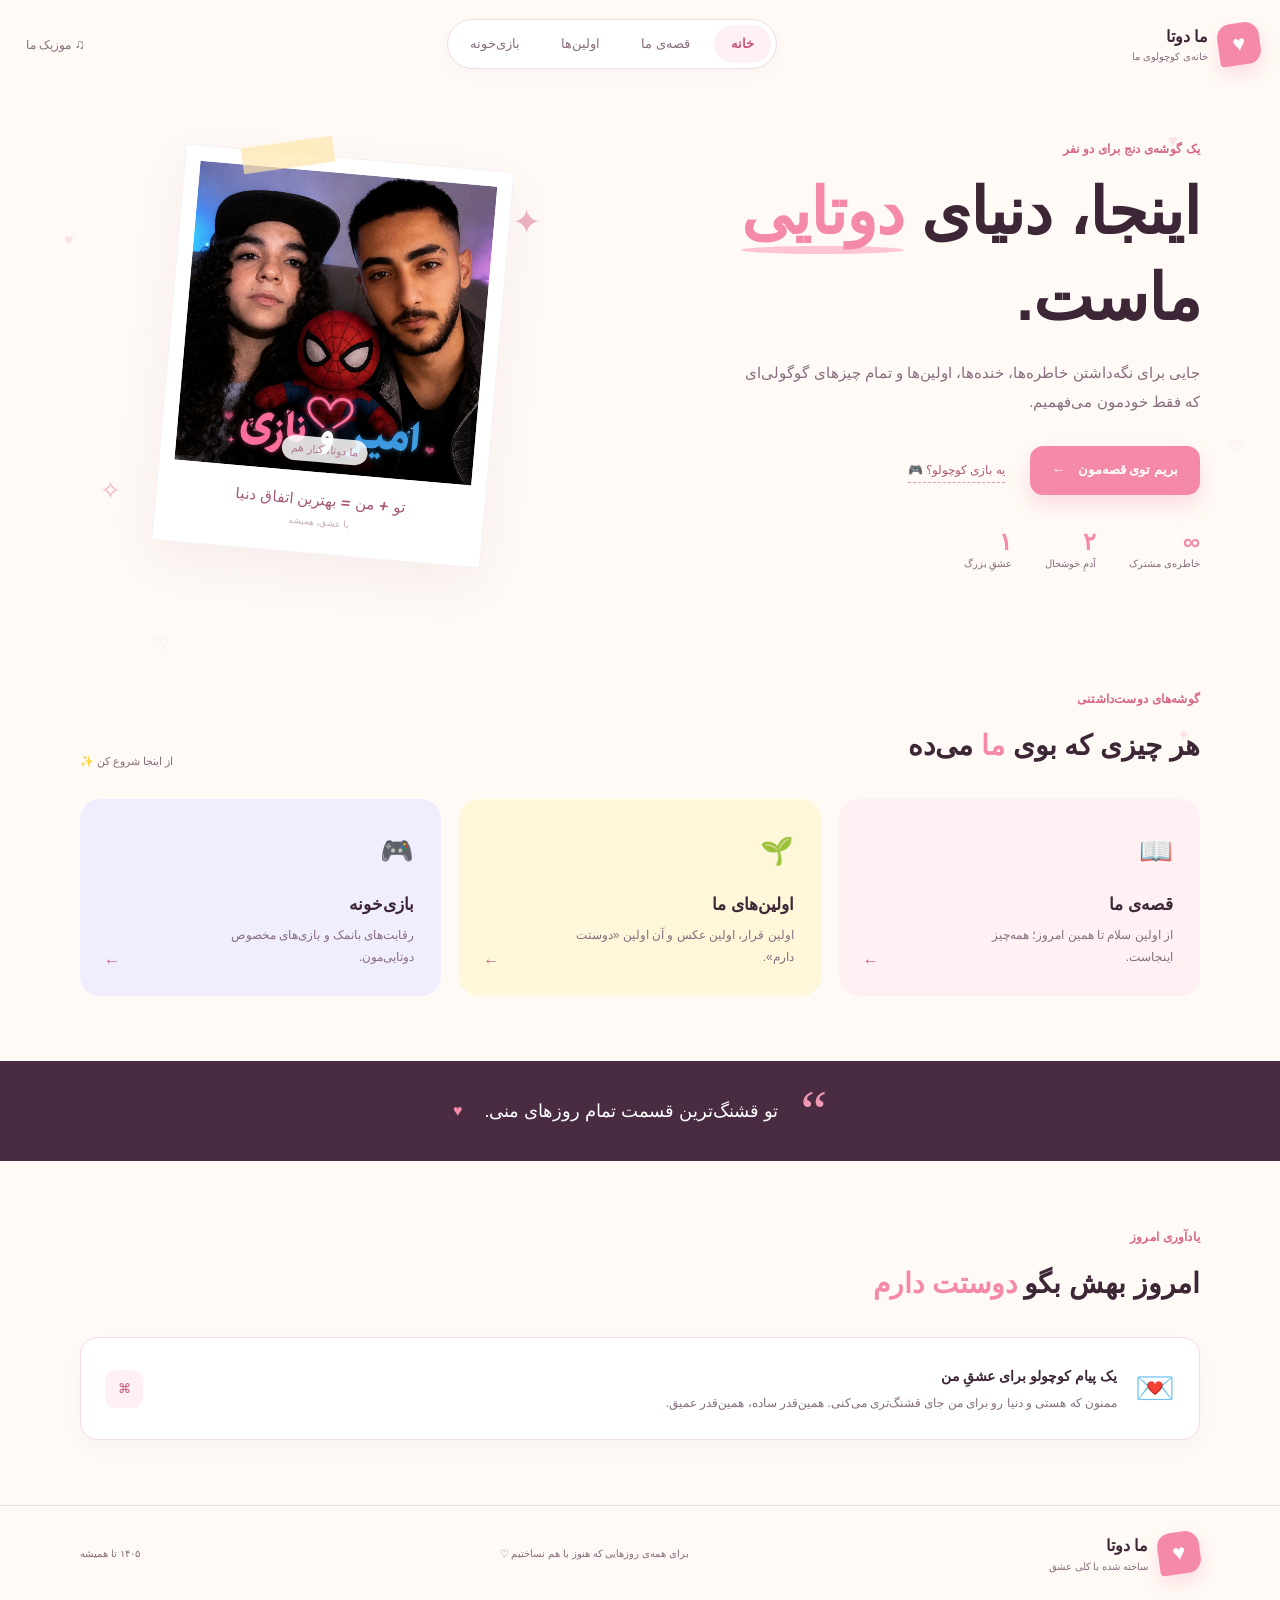
<file: index.html>
<!doctype html>
<html lang="fa" dir="rtl">
<head>
  <meta charset="UTF-8" />
  <meta name="viewport" content="width=device-width, initial-scale=1.0" />
  <title>ما دوتا | خانه‌ی کوچولوی ما</title>
  <link rel="preconnect" href="https://fonts.googleapis.com">
  <link rel="preconnect" href="https://fonts.gstatic.com" crossorigin>
  <link href="https://fonts.googleapis.com/css2?family=Estedad:wght@400;500;600;700;800&family=Pacifico&display=swap" rel="stylesheet">
  <link rel="stylesheet" href="styles.css" />
</head>
<body>
  <div class="floating-hearts" aria-hidden="true"><span>♥</span><span>♡</span><span>♥</span><span>✦</span><span>♡</span></div>
  <header class="site-header">
    <a class="brand" href="index.html"><span class="brand-heart">♥</span><span><b>ما دوتا</b><small>خانه‌ی کوچولوی ما</small></span></a>
    <nav class="nav-links" aria-label="ناوبری اصلی">
      <a class="active" href="index.html">خانه</a><a href="story.html">قصه‌ی ما</a><a href="firsts.html">اولین‌ها</a><a href="games.html">بازی‌خونه</a>
    </nav>
    <button class="music-btn" id="musicToggle" aria-label="پخش موسیقی">♫ <span>موزیک ما</span></button>
  </header>

  <main>
    <section class="hero container">
      <div class="hero-copy">
        <p class="eyebrow">یک گوشه‌ی دنج برای دو نفر</p>
        <h1>اینجا، دنیای <em>دوتایی</em> ماست.</h1>
        <p class="hero-text">جایی برای نگه‌داشتن خاطره‌ها، خنده‌ها، اولین‌ها و تمام چیزهای گوگولی‌ای که فقط خودمون می‌فهمیم.</p>
        <div class="hero-actions"><a class="btn primary" href="story.html">بریم توی قصه‌مون <span>←</span></a><a class="text-link" href="games.html">یه بازی کوچولو؟ 🎮</a></div>
        <div class="mini-stats"><div><strong>∞</strong><span>خاطره‌ی مشترک</span></div><div><strong>۲</strong><span>آدمِ خوشحال</span></div><div><strong>۱</strong><span>عشقِ بزرگ</span></div></div>
      </div>
      <div class="polaroid-wrap"><div class="sparkle s1">✦</div><div class="sparkle s2">✧</div><div class="polaroid"><div class="photo-placeholder hero-photo"><img src="images/cover.png" alt="عکس دونفره‌ی ما"><span>ما دوتا، کنار هم</span></div><p>تو + من = بهترین اتفاق دنیا</p><small>با عشق، همیشه</small></div><div class="tape"></div></div>
    </section>

    <section class="section container"><div class="section-heading"><div><p class="eyebrow">گوشه‌های دوست‌داشتنی</p><h2>هر چیزی که بوی <em>ما</em> می‌ده</h2></div><span class="heading-note">از اینجا شروع کن ✨</span></div>
      <div class="feature-grid"><a class="feature-card pink" href="story.html"><span class="card-icon">📖</span><h3>قصه‌ی ما</h3><p>از اولین سلام تا همین امروز؛ همه‌چیز اینجاست.</p><span class="arrow">←</span></a><a class="feature-card yellow" href="firsts.html"><span class="card-icon">🌱</span><h3>اولین‌های ما</h3><p>اولین قرار، اولین عکس و آن اولین «دوستت دارم».</p><span class="arrow">←</span></a><a class="feature-card lavender" href="games.html"><span class="card-icon">🎮</span><h3>بازی‌خونه</h3><p>رقابت‌های بانمک و بازی‌های مخصوص دوتایی‌مون.</p><span class="arrow">←</span></a></div>
    </section>

    <section class="quote-band"><div class="container quote-content"><span class="quote-mark">“</span><p>تو قشنگ‌ترین قسمت تمام روزهای منی.</p><span class="quote-heart">♥</span></div></section>
    <section class="section container today"><div class="section-heading"><div><p class="eyebrow">یادآوری امروز</p><h2>امروز بهش بگو <em>دوستت دارم</em></h2></div></div><div class="note-card"><span>💌</span><div><h3>یک پیام کوچولو برای عشقِ من</h3><p>ممنون که هستی و دنیا رو برای من جای قشنگ‌تری می‌کنی. همین‌قدر ساده، همین‌قدر عمیق.</p></div><button class="icon-btn" onclick="copyNote()" title="کپی پیام">⌘</button></div></section>
  </main>
  <footer><div class="container footer-inner"><div class="brand footer-brand"><span class="brand-heart">♥</span><span><b>ما دوتا</b><small>ساخته شده با کلی عشق</small></span></div><p>برای همه‌ی روزهایی که هنوز با هم نساختیم ♡</p><span class="footer-date">۱۴۰۵ تا همیشه</span></div></footer>
  <script src="script.js"></script>
</body>
</html>
</file>
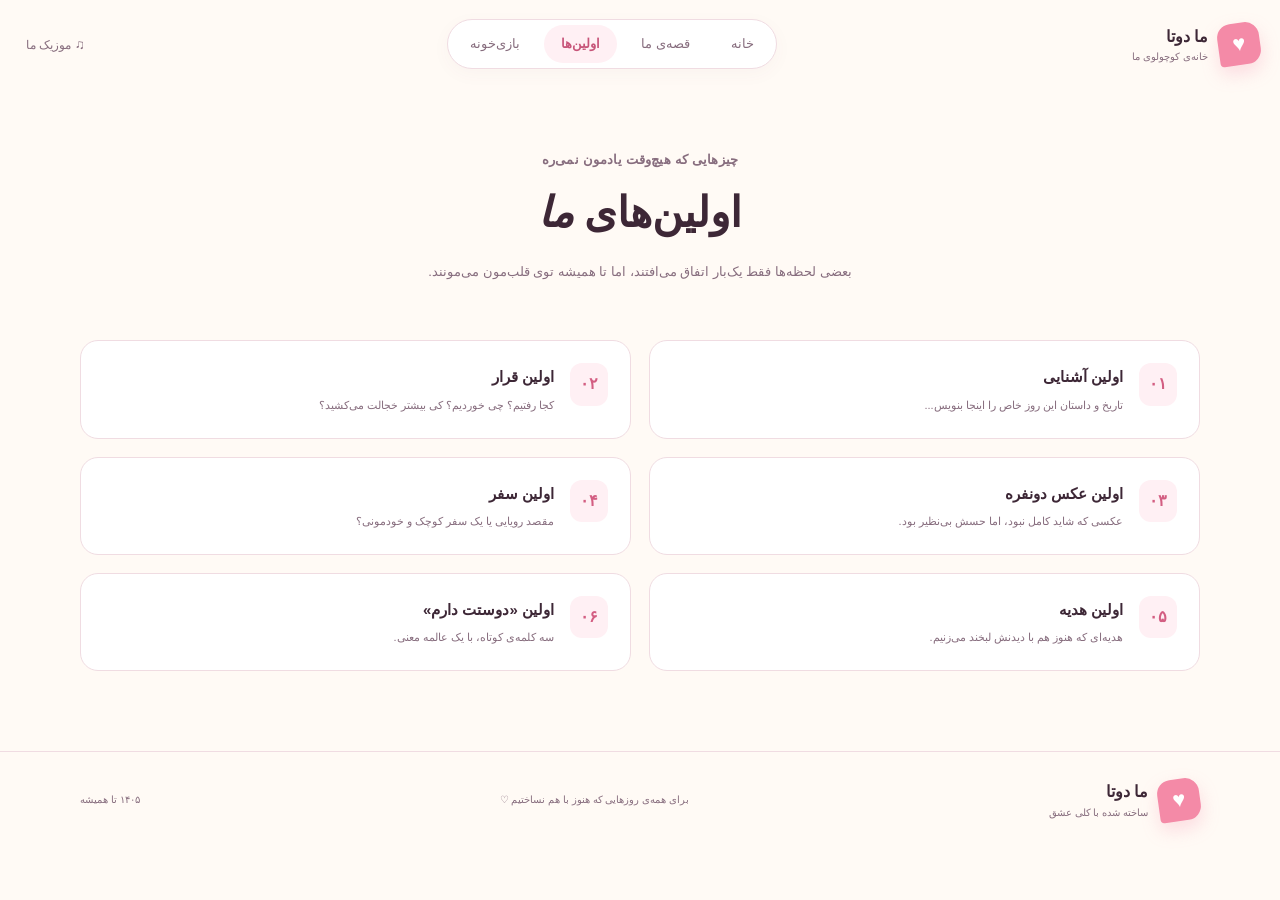
<file: firsts.html>
<!doctype html><html lang="fa" dir="rtl"><head><meta charset="UTF-8"><meta name="viewport" content="width=device-width,initial-scale=1"><title>اولین‌های ما | ما دوتا</title><link rel="stylesheet" href="styles.css"></head><body><header class="site-header"><a class="brand" href="index.html"><span class="brand-heart">♥</span><span><b>ما دوتا</b><small>خانه‌ی کوچولوی ما</small></span></a><nav class="nav-links"><a href="index.html">خانه</a><a href="story.html">قصه‌ی ما</a><a class="active" href="firsts.html">اولین‌ها</a><a href="games.html">بازی‌خونه</a></nav><button class="music-btn" id="musicToggle">♫ <span>موزیک ما</span></button></header><main><section class="page-hero container"><p class="eyebrow">چیزهایی که هیچ‌وقت یادمون نمی‌ره</p><h1>اولین‌های <em>ما</em></h1><p>بعضی لحظه‌ها فقط یک‌بار اتفاق می‌افتند، اما تا همیشه توی قلب‌مون می‌مونند.</p></section><section class="firsts-grid container"><article class="first-card"><span class="num">۰۱</span><div><h3>اولین آشنایی</h3><p>تاریخ و داستان این روز خاص را اینجا بنویس...</p></div></article><article class="first-card"><span class="num">۰۲</span><div><h3>اولین قرار</h3><p>کجا رفتیم؟ چی خوردیم؟ کی بیشتر خجالت می‌کشید؟</p></div></article><article class="first-card"><span class="num">۰۳</span><div><h3>اولین عکس دونفره</h3><p>عکسی که شاید کامل نبود، اما حسش بی‌نظیر بود.</p></div></article><article class="first-card"><span class="num">۰۴</span><div><h3>اولین سفر</h3><p>مقصد رویایی یا یک سفر کوچک و خودمونی؟</p></div></article><article class="first-card"><span class="num">۰۵</span><div><h3>اولین هدیه</h3><p>هدیه‌ای که هنوز هم با دیدنش لبخند می‌زنیم.</p></div></article><article class="first-card"><span class="num">۰۶</span><div><h3>اولین «دوستت دارم»</h3><p>سه کلمه‌ی کوتاه، با یک عالمه معنی.</p></div></article></section></main><footer><div class="container footer-inner"><div class="brand footer-brand"><span class="brand-heart">♥</span><span><b>ما دوتا</b><small>ساخته شده با کلی عشق</small></span></div><p>برای همه‌ی روزهایی که هنوز با هم نساختیم ♡</p><span class="footer-date">۱۴۰۵ تا همیشه</span></div></footer><script src="script.js"></script></body></html>
</file>
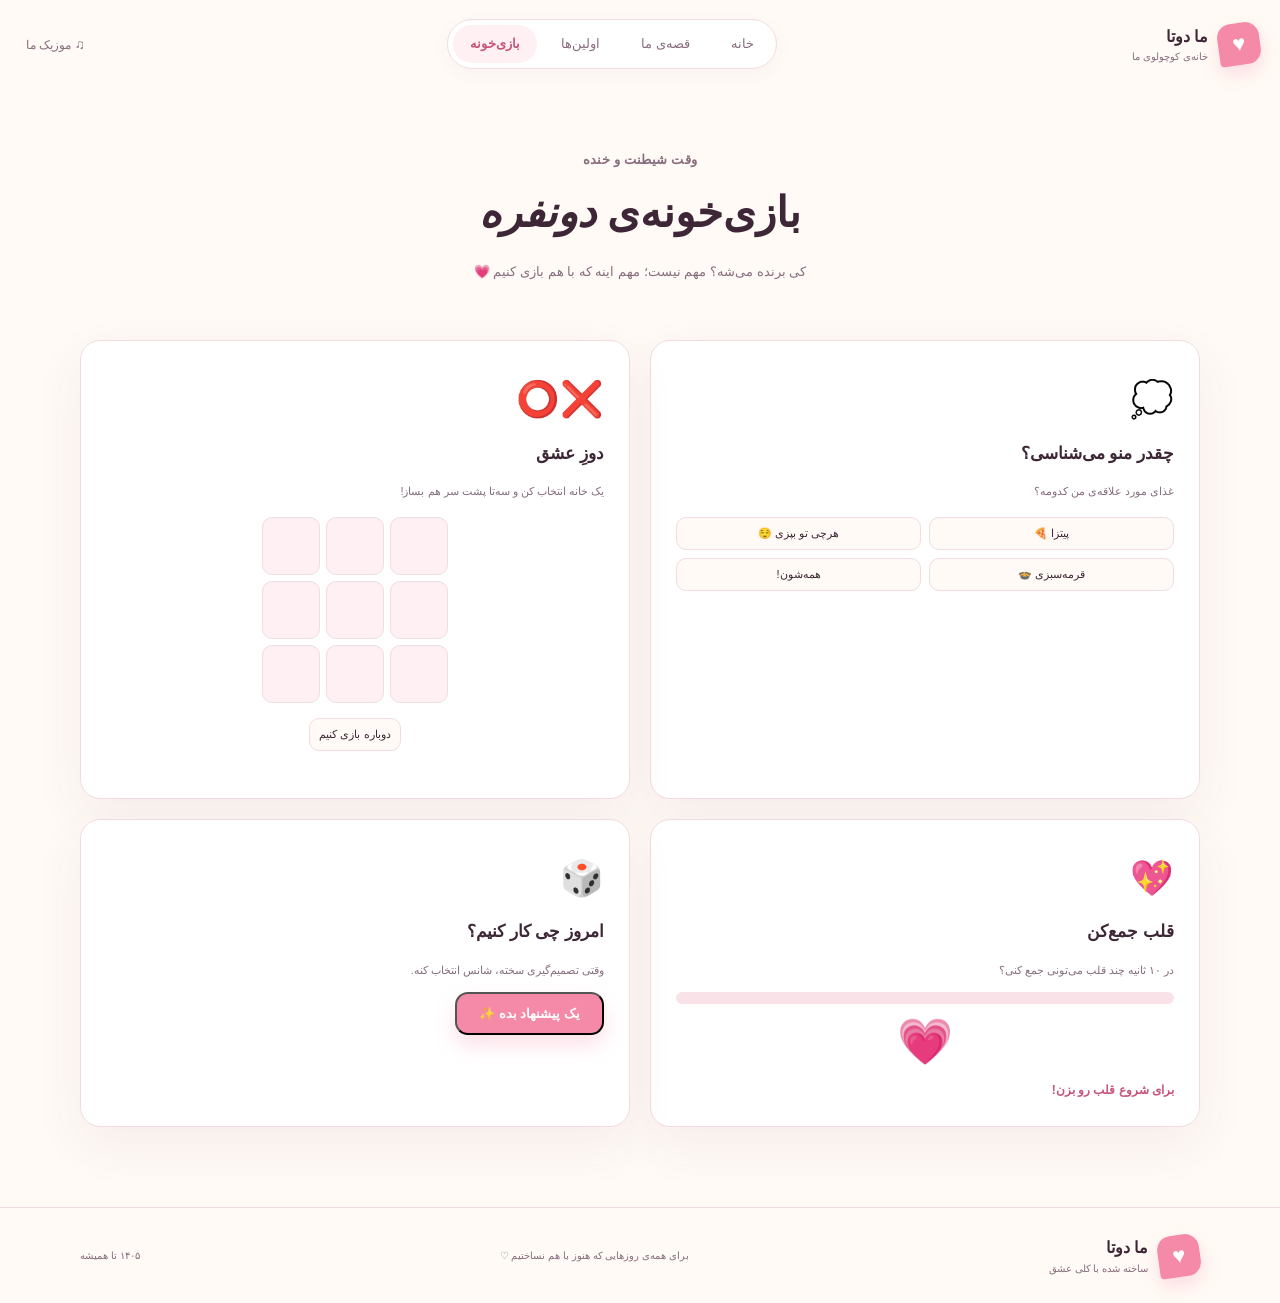
<file: games.html>
<!doctype html><html lang="fa" dir="rtl"><head><meta charset="UTF-8"><meta name="viewport" content="width=device-width,initial-scale=1"><title>بازی‌خونه | ما دوتا</title><link rel="stylesheet" href="styles.css"></head><body><header class="site-header"><a class="brand" href="index.html"><span class="brand-heart">♥</span><span><b>ما دوتا</b><small>خانه‌ی کوچولوی ما</small></span></a><nav class="nav-links"><a href="index.html">خانه</a><a href="story.html">قصه‌ی ما</a><a href="firsts.html">اولین‌ها</a><a class="active" href="games.html">بازی‌خونه</a></nav><button class="music-btn" id="musicToggle">♫ <span>موزیک ما</span></button></header><main><section class="page-hero container"><p class="eyebrow">وقت شیطنت و خنده</p><h1>بازی‌خونه‌ی <em>دونفره</em></h1><p>کی برنده می‌شه؟ مهم نیست؛ مهم اینه که با هم بازی کنیم 💗</p></section><section class="games-grid container"><article class="game-card"><span class="game-icon">💭</span><h3>چقدر منو می‌شناسی؟</h3><p id="question">غذای مورد علاقه‌ی من کدومه؟</p><div class="quiz-options"><button onclick="quiz(this,false)">پیتزا 🍕</button><button onclick="quiz(this,true)">هرچی تو بپزی 😌</button><button onclick="quiz(this,false)">قرمه‌سبزی 🍲</button><button onclick="quiz(this,false)">همه‌شون!</button></div><div class="game-result" id="quizResult"></div></article><article class="game-card"><span class="game-icon">❌⭕</span><h3>دوزِ عشق</h3><p>یک خانه انتخاب کن و سه‌تا پشت سر هم بساز!</p><div class="board" id="board"></div><button class="reset-btn" onclick="resetBoard()">دوباره بازی کنیم</button><div class="game-result" id="boardResult"></div></article><article class="game-card"><span class="game-icon">💖</span><h3>قلب جمع‌کن</h3><p>در ۱۰ ثانیه چند قلب می‌تونی جمع کنی؟</p><div class="heart-meter"><div id="meter"></div></div><button class="click-heart" id="heartButton">💗</button><div class="game-result" id="heartResult">برای شروع قلب رو بزن!</div></article><article class="game-card"><span class="game-icon">🎲</span><h3>امروز چی کار کنیم؟</h3><p>وقتی تصمیم‌گیری سخته، شانس انتخاب کنه.</p><button class="btn primary" onclick="randomDate()">یک پیشنهاد بده ✨</button><p class="game-result" id="dateResult"></p></article></section></main><footer><div class="container footer-inner"><div class="brand footer-brand"><span class="brand-heart">♥</span><span><b>ما دوتا</b><small>ساخته شده با کلی عشق</small></span></div><p>برای همه‌ی روزهایی که هنوز با هم نساختیم ♡</p><span class="footer-date">۱۴۰۵ تا همیشه</span></div></footer><script src="script.js"></script></body></html>
</file>
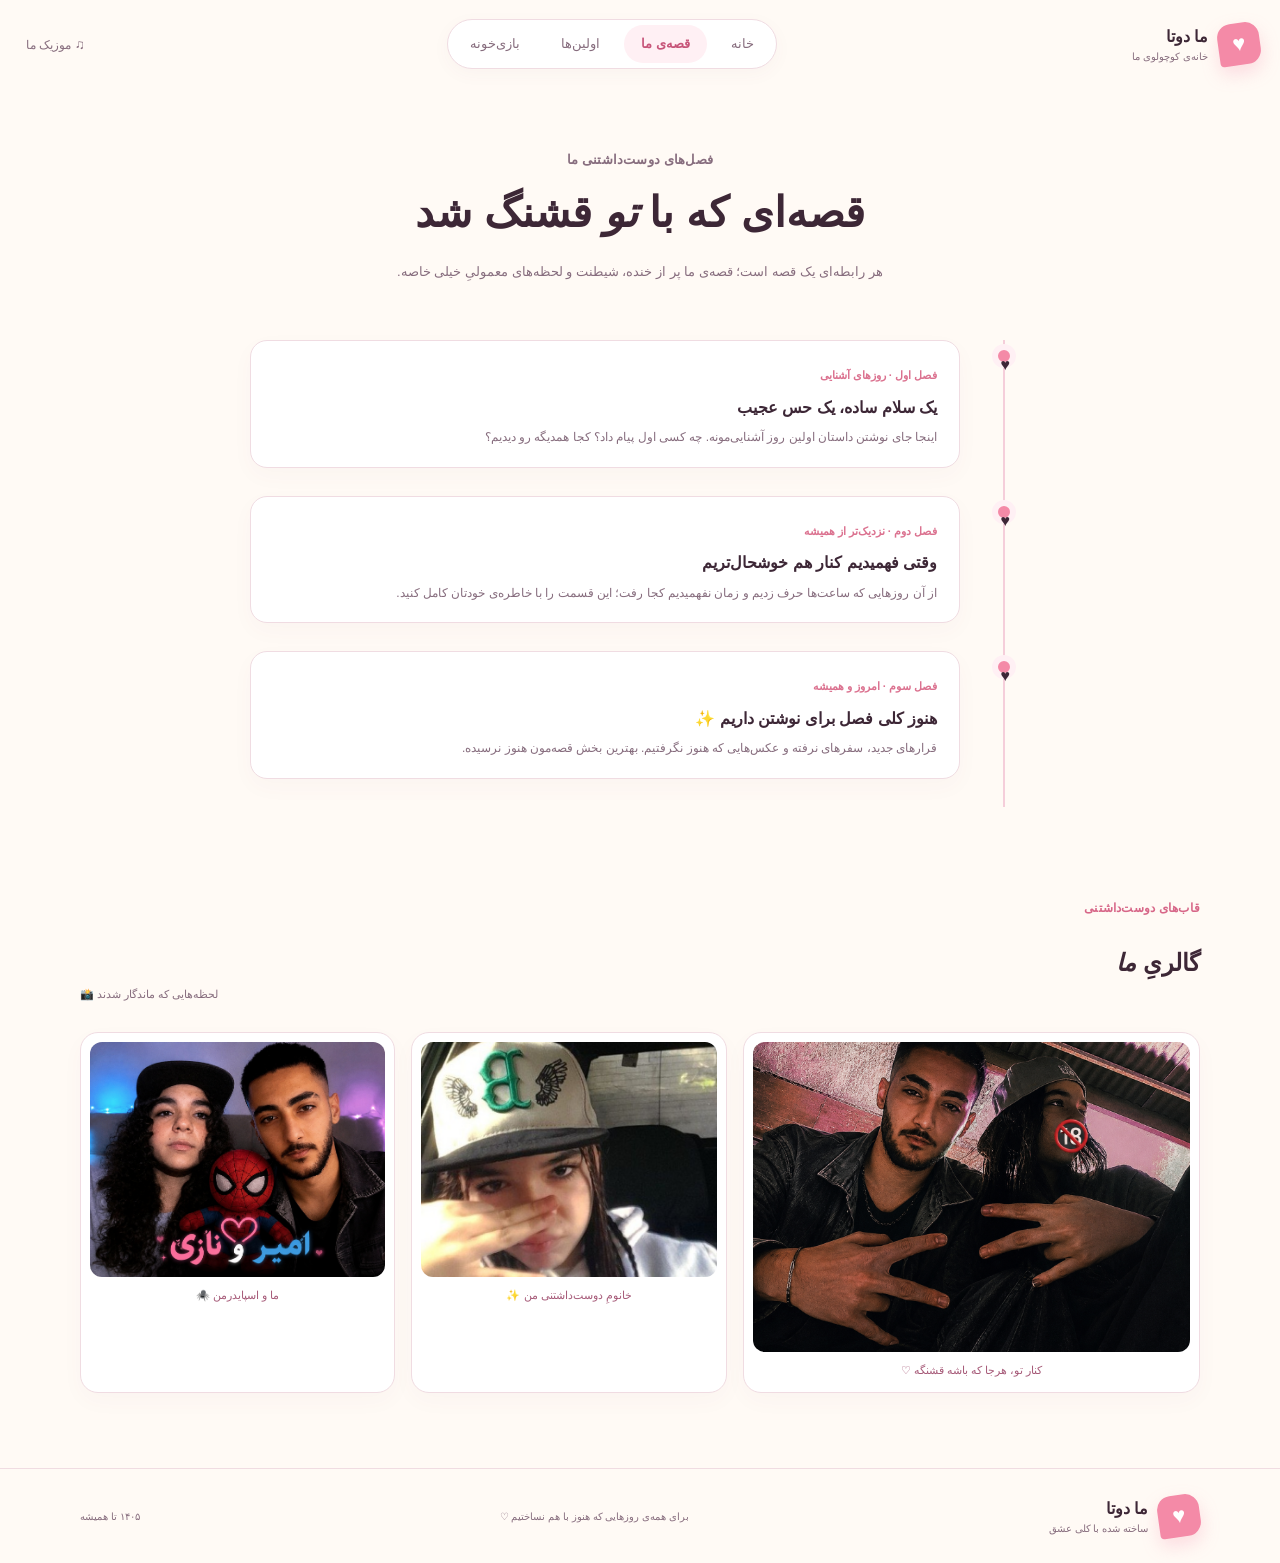
<file: story.html>
<!doctype html><html lang="fa" dir="rtl"><head><meta charset="UTF-8"><meta name="viewport" content="width=device-width,initial-scale=1"><title>قصه‌ی ما | ما دوتا</title><link rel="stylesheet" href="styles.css"></head><body><header class="site-header"><a class="brand" href="index.html"><span class="brand-heart">♥</span><span><b>ما دوتا</b><small>خانه‌ی کوچولوی ما</small></span></a><nav class="nav-links"><a href="index.html">خانه</a><a class="active" href="story.html">قصه‌ی ما</a><a href="firsts.html">اولین‌ها</a><a href="games.html">بازی‌خونه</a></nav><button class="music-btn" id="musicToggle">♫ <span>موزیک ما</span></button></header><main><section class="page-hero container"><p class="eyebrow">فصل‌های دوست‌داشتنی ما</p><h1>قصه‌ای که با <em>تو</em> قشنگ شد</h1><p>هر رابطه‌ای یک قصه است؛ قصه‌ی ما پر از خنده، شیطنت و لحظه‌های معمولیِ خیلی خاصه.</p></section><section class="timeline"><article class="timeline-item"><span class="timeline-dot">♥</span><div class="timeline-card"><time>فصل اول · روزهای آشنایی</time><h3>یک سلام ساده، یک حس عجیب</h3><p>اینجا جای نوشتن داستان اولین روز آشنایی‌مونه. چه کسی اول پیام داد؟ کجا همدیگه رو دیدیم؟</p></div></article><article class="timeline-item"><span class="timeline-dot">♥</span><div class="timeline-card"><time>فصل دوم · نزدیک‌تر از همیشه</time><h3>وقتی فهمیدیم کنار هم خوشحال‌تریم</h3><p>از آن روزهایی که ساعت‌ها حرف زدیم و زمان نفهمیدیم کجا رفت؛ این قسمت را با خاطره‌ی خودتان کامل کنید.</p></div></article><article class="timeline-item"><span class="timeline-dot">♥</span><div class="timeline-card"><time>فصل سوم · امروز و همیشه</time><h3>هنوز کلی فصل برای نوشتن داریم ✨</h3><p>قرارهای جدید، سفرهای نرفته و عکس‌هایی که هنوز نگرفتیم. بهترین بخش قصه‌مون هنوز نرسیده.</p></div></article></section><section class="gallery-section container"><div class="section-heading"><div><p class="eyebrow">قاب‌های دوست‌داشتنی</p><h2>گالریِ <em>ما</em></h2></div><span class="heading-note">لحظه‌هایی که ماندگار شدند 📸</span></div><div class="photo-grid"><figure class="gallery-main"><img src="images/together.jpg" alt="عکس دونفره در کنار هم"><figcaption>کنار تو، هرجا که باشه قشنگه ♡</figcaption></figure><figure><img src="images/her.jpg" alt="عکس دوست‌دخترم"><figcaption>خانومِ دوست‌داشتنی من ✨</figcaption></figure><figure><img src="images/cover.png" alt="عکس دونفره با اسپایدرمن"><figcaption>ما و اسپایدرمن 🕷️</figcaption></figure></div></section></main><footer><div class="container footer-inner"><div class="brand footer-brand"><span class="brand-heart">♥</span><span><b>ما دوتا</b><small>ساخته شده با کلی عشق</small></span></div><p>برای همه‌ی روزهایی که هنوز با هم نساختیم ♡</p><span class="footer-date">۱۴۰۵ تا همیشه</span></div></footer><script src="script.js"></script></body></html>
</file>
<file: styles.css>
@import url('https://fonts.googleapis.com/css2?family=Estedad:wght@400;500;600;700;800&family=Pacifico&display=swap');
:root{--ink:#3d2736;--muted:#876d7e;--pink:#f48aa7;--pink-soft:#fff0f4;--cream:#fffaf5;--line:#f0dce2;--lav:#f0edff;--yellow:#fff7d9;--shadow:0 18px 50px #7b456f12}*{box-sizing:border-box}html{scroll-behavior:smooth}body{margin:0;background:var(--cream);color:var(--ink);font-family:Estedad,Tahoma,sans-serif;line-height:1.9}a{text-decoration:none;color:inherit}.container{width:min(1120px,calc(100% - 40px));margin:auto}.site-header{height:88px;display:flex;align-items:center;justify-content:space-between;width:min(1240px,calc(100% - 40px));margin:auto;position:relative;z-index:2}.brand{display:flex;align-items:center;gap:10px}.brand-heart{display:grid;place-items:center;width:42px;height:42px;background:var(--pink);color:#fff;border-radius:14px 14px 14px 4px;font-size:22px;transform:rotate(-8deg);box-shadow:0 8px 18px #f48aa744}.brand b{display:block;font-size:16px}.brand small{display:block;color:var(--muted);font-size:10px;margin-top:-5px}.nav-links{display:flex;gap:7px;background:#fff;border:1px solid var(--line);padding:5px;border-radius:50px;box-shadow:0 5px 18px #7b456f0a}.nav-links a{padding:7px 17px;border-radius:30px;color:var(--muted);font-size:13px}.nav-links a:hover,.nav-links a.active{background:var(--pink-soft);color:#c75579;font-weight:700}.music-btn{border:0;background:transparent;color:var(--muted);font-family:inherit;cursor:pointer}.music-btn span{font-size:12px}.hero{min-height:535px;display:grid;grid-template-columns:1fr .9fr;align-items:center;gap:50px}.eyebrow{color:#d76688;font-size:12px;font-weight:700;letter-spacing:.2px;margin:0 0 8px}.hero h1{font-size:clamp(36px,5vw,66px);line-height:1.35;letter-spacing:-1px;margin:0 0 18px}.hero h1 em,.section h2 em{color:var(--pink);font-style:normal;position:relative}.hero h1 em:after{content:'';position:absolute;right:0;bottom:-6px;width:100%;height:8px;background:#ffc4d2;z-index:-1;border-radius:50%}.hero-text{max-width:470px;color:var(--muted);font-size:15px}.hero-actions{display:flex;align-items:center;gap:25px;margin:30px 0}.btn{display:inline-flex;align-items:center;gap:13px;padding:12px 22px;border-radius:13px;font-weight:700;font-size:13px}.btn.primary{background:var(--pink);color:white;box-shadow:0 10px 20px #f48aa744}.btn.primary:hover{transform:translateY(-2px)}.text-link{font-size:12px;color:#b05a79;border-bottom:1px dashed #db9aad}.mini-stats{display:flex;gap:33px;margin-top:35px}.mini-stats div{display:flex;flex-direction:column}.mini-stats strong{font-size:24px;color:var(--pink);line-height:1}.mini-stats span{color:var(--muted);font-size:10px}.polaroid-wrap{position:relative;display:flex;justify-content:center}.polaroid{background:white;padding:15px 15px 22px;width:min(330px,80%);transform:rotate(5deg);box-shadow:var(--shadow);border:1px solid #f7edf0}.photo-placeholder{height:300px;background:linear-gradient(145deg,#ffd7df,#f1dfff);display:flex;flex-direction:column;align-items:center;justify-content:center;color:#ae7892;text-align:center;overflow:hidden;position:relative}.photo-placeholder img{width:100%;height:100%;object-fit:cover}.photo-placeholder span{font-size:11px;background:#ffffffd9;padding:2px 9px;border-radius:20px;position:absolute;bottom:10px}.couple-emoji{font-size:75px;letter-spacing:-13px;margin-bottom:16px}.gallery-section{padding:20px 0 75px}.photo-grid{display:grid;grid-template-columns:1.45fr 1fr 1fr;gap:16px}.photo-grid figure{margin:0;background:#fff;border:1px solid var(--line);border-radius:18px;padding:9px;box-shadow:0 8px 22px #7b456f08}.photo-grid img{width:100%;height:235px;display:block;object-fit:cover;border-radius:12px}.photo-grid .gallery-main img{height:310px}.photo-grid figcaption{font-size:11px;color:#a65a78;text-align:center;padding:8px 3px 2px}.polaroid p{font-family:Pacifico,cursive;text-align:center;color:#a65777;margin:13px 0 0;font-size:15px}.polaroid small{display:block;text-align:center;color:#c6adb7;font-size:9px}.tape{position:absolute;background:#ffe6a9aa;width:92px;height:26px;top:-15px;left:32%;transform:rotate(-8deg)}.sparkle{position:absolute;color:#efb2c4;font-size:35px}.s1{right:9%;top:8%}.s2{left:4%;bottom:10%;font-size:25px}.section{padding:65px 0}.section-heading{display:flex;justify-content:space-between;align-items:end;margin-bottom:27px}.section h2{font-size:28px;margin:0}.heading-note{font-size:11px;color:var(--muted)}.feature-grid{display:grid;grid-template-columns:repeat(3,1fr);gap:18px}.feature-card{border-radius:20px;padding:27px;min-height:190px;position:relative;transition:.25s}.feature-card:hover{transform:translateY(-5px);box-shadow:var(--shadow)}.pink{background:var(--pink-soft)}.yellow{background:var(--yellow)}.lavender{background:var(--lav)}.card-icon{font-size:27px}.feature-card h3{margin:12px 0 2px;font-size:17px}.feature-card p{color:var(--muted);font-size:12px;max-width:230px;margin:0}.arrow{position:absolute;left:24px;bottom:20px;color:#c75d80}.quote-band{background:#4a2c42;color:white;padding:33px 0}.quote-content{display:flex;align-items:center;justify-content:center;gap:22px}.quote-content p{font-size:18px;margin:0}.quote-mark{font-family:Georgia;font-size:60px;color:#ee99b1;line-height:.5}.quote-heart{color:#f48aa7}.note-card{background:white;border:1px solid var(--line);border-radius:18px;padding:20px 24px;display:flex;gap:18px;align-items:center;box-shadow:0 8px 25px #7b456f09}.note-card>span{font-size:32px}.note-card h3{margin:0 0 3px;font-size:14px}.note-card p{margin:0;color:var(--muted);font-size:12px}.icon-btn{margin-right:auto;background:var(--pink-soft);color:#c75579;border:0;border-radius:10px;width:38px;height:38px;cursor:pointer;font-family:inherit}footer{border-top:1px solid var(--line);padding:25px 0}.footer-inner{display:flex;justify-content:space-between;align-items:center}.footer-inner p,.footer-date{font-size:10px;color:var(--muted)}.floating-hearts span{position:fixed;color:#f7c2d1;opacity:.45;animation:float 8s infinite;z-index:0}.floating-hearts span:nth-child(1){top:25%;left:5%}.floating-hearts span:nth-child(2){top:70%;left:12%;animation-delay:2s}.floating-hearts span:nth-child(3){top:14%;right:8%;animation-delay:1s}.floating-hearts span:nth-child(4){top:80%;right:7%;animation-delay:3s}.floating-hearts span:nth-child(5){top:48%;right:3%;animation-delay:4s}@keyframes float{50%{transform:translateY(-20px) rotate(12deg)}}
/* inner pages */.page-hero{padding:60px 0 30px;text-align:center}.page-hero h1{font-size:42px;margin:0 0 8px}.page-hero p{color:var(--muted);font-size:13px;margin:0}.timeline{max-width:780px;margin:25px auto 70px;position:relative}.timeline:before{content:'';position:absolute;right:25px;top:0;bottom:0;width:2px;background:#f5ceda}.timeline-item{position:relative;padding:0 70px 28px 0}.timeline-dot{position:absolute;right:14px;top:4px;width:24px;height:24px;border-radius:50%;background:var(--pink);border:6px solid var(--pink-soft)}.timeline-card{background:white;border:1px solid var(--line);border-radius:17px;padding:18px 22px;box-shadow:0 8px 22px #7b456f08}.timeline-card time{font-size:11px;color:#db718f;font-weight:700}.timeline-card h3{font-size:16px;margin:3px 0}.timeline-card p{font-size:12px;color:var(--muted);margin:0}.firsts-grid{display:grid;grid-template-columns:repeat(2,1fr);gap:18px;margin:25px auto 80px}.first-card{background:#fff;border:1px solid var(--line);padding:22px;border-radius:18px;display:flex;gap:16px;align-items:flex-start}.first-card .num{background:var(--pink-soft);color:#d35e82;border-radius:12px;padding:6px 10px;font-weight:800}.first-card h3{font-size:15px;margin:0}.first-card p{font-size:11px;color:var(--muted);margin:3px 0 0}.games-grid{display:grid;grid-template-columns:repeat(2,1fr);gap:20px;margin:25px auto 80px}.game-card{background:#fff;border:1px solid var(--line);border-radius:20px;padding:25px;box-shadow:var(--shadow)}.game-card h3{margin:5px 0;font-size:17px}.game-card>p{font-size:11px;color:var(--muted)}.game-icon{font-size:35px}.quiz-options{display:grid;grid-template-columns:1fr 1fr;gap:8px;margin-top:15px}.quiz-options button,.reset-btn{border:1px solid var(--line);background:var(--cream);padding:9px;border-radius:10px;font-family:inherit;font-size:11px;cursor:pointer;color:var(--ink)}.quiz-options button:hover{background:var(--pink-soft)}.game-result{color:#c75579;font-size:12px;font-weight:700;min-height:22px}.board{display:grid;grid-template-columns:repeat(3,58px);gap:6px;margin:15px auto;width:max-content}.cell{height:58px;border:1px solid var(--line);border-radius:10px;background:var(--pink-soft);font-size:24px;color:#c75579;cursor:pointer}.reset-btn{display:block;margin:10px auto 0}.heart-meter{height:12px;background:#f9e3e9;border-radius:9px;overflow:hidden}.heart-meter div{height:100%;width:0;background:var(--pink);transition:width .3s}.click-heart{border:0;background:none;font-size:45px;cursor:pointer;display:block;margin:10px auto}.click-heart:active{transform:scale(.85)}
@media(max-width:760px){.site-header{height:auto;padding:17px 0;flex-wrap:wrap;gap:15px}.nav-links{order:3;width:100%;justify-content:center}.nav-links a{padding:6px 12px;font-size:11px}.music-btn span{display:none}.hero{grid-template-columns:1fr;text-align:center;padding-top:40px}.hero-text{margin:auto}.hero-actions,.mini-stats{justify-content:center}.polaroid-wrap{margin-top:15px}.feature-grid,.games-grid,.firsts-grid,.photo-grid{grid-template-columns:1fr}.photo-grid .gallery-main img,.photo-grid img{height:260px}.section-heading{align-items:start;gap:10px;flex-direction:column}.footer-inner{flex-wrap:wrap;gap:12px}.footer-inner p{order:3;width:100%;text-align:center}.page-hero h1{font-size:32px}}
</file>
